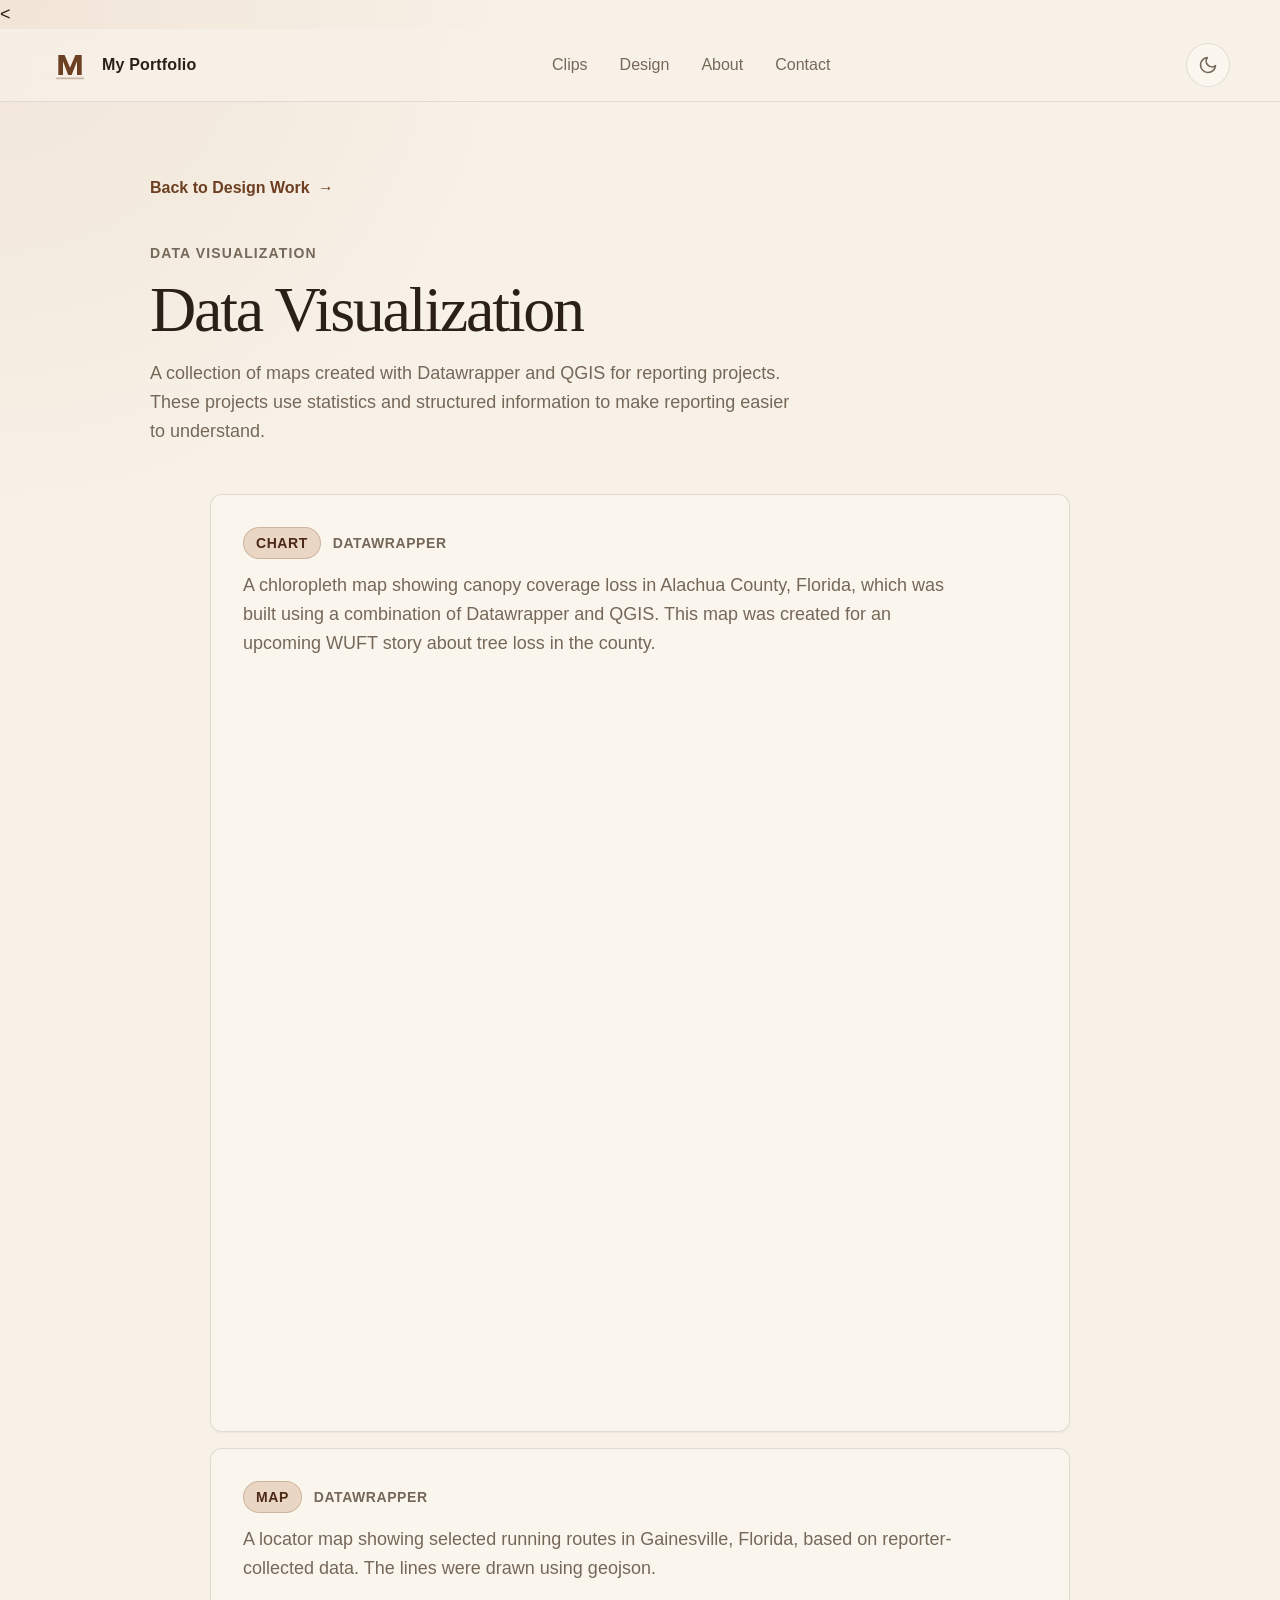
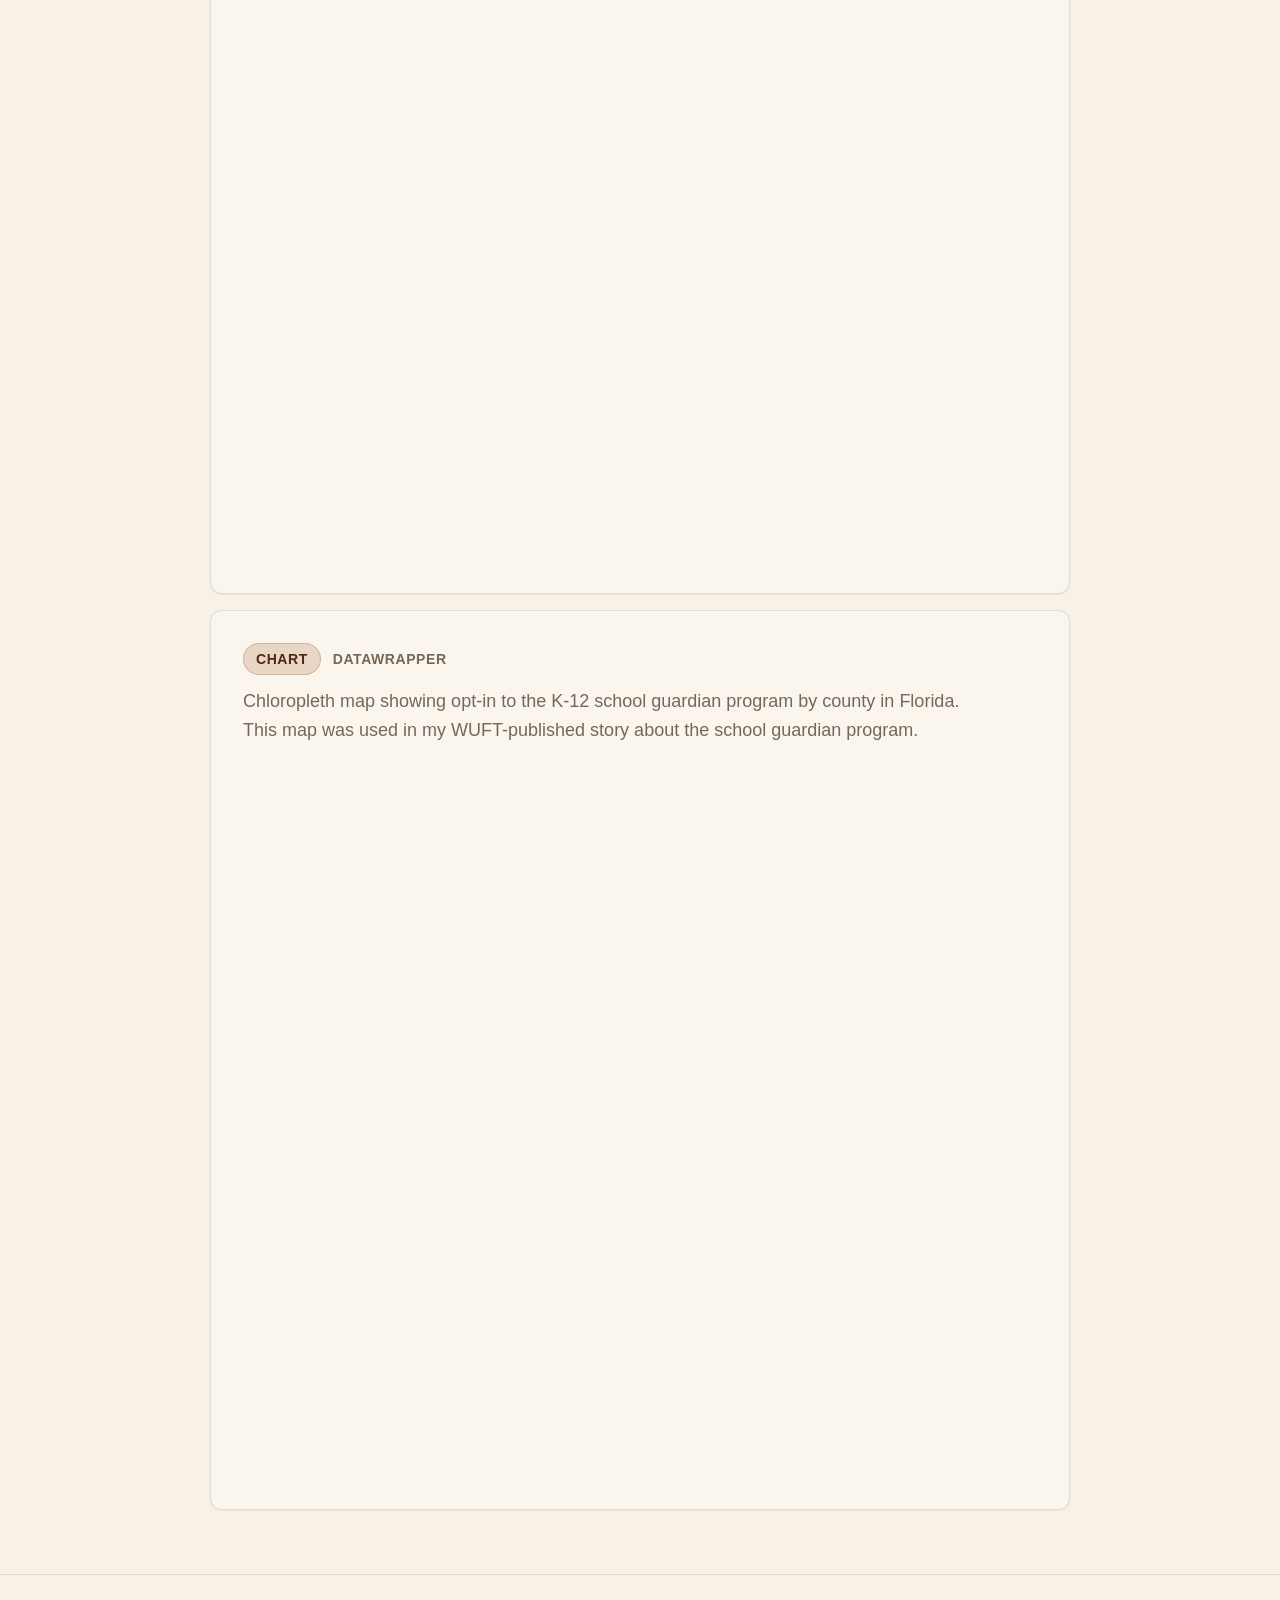
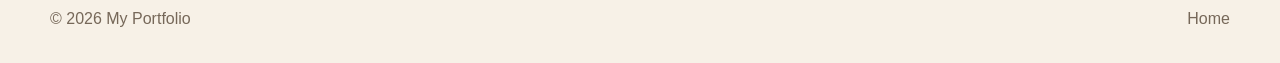
<file: data-visualization.html>
<!doctype html>
<html lang="en">
  <head>
    <meta charset="utf-8" />
    <meta name="viewport" content="width=device-width, initial-scale=1" />
    <title>Data Visualization | My Portfolio</title>

    <link rel="preconnect" href="https://api.fontshare.com" />
    <link
      href="https://api.fontshare.com/v2/css?f[]=boska@400,500,700&f[]=satoshi@400,500,700&display=swap"
      rel="stylesheet"
    />
    <<link rel="stylesheet" href="./base.css" />
<link rel="stylesheet" href="./style.css" />

<style>
  body {
    padding: 0 !important;
  }

  .project-page.container {
    width: min(100% - 3rem, 980px) !important;
    max-width: 980px !important;
    margin-inline: auto !important;
    padding-block: 4rem !important;
  }

  .back-link {
    margin-bottom: 2rem !important;
  }

  .project-page h1 {
    max-width: 14ch !important;
    margin-top: 0.75rem !important;
    font-family: var(--font-display), Georgia, serif !important;
    font-size: clamp(2.2rem, 5vw, 4.5rem) !important;
    font-weight: 500 !important;
    line-height: 1.05 !important;
    letter-spacing: -0.035em !important;
  }

  .project-intro {
    max-width: 68ch !important;
    margin-top: 1rem !important;
    color: var(--color-muted) !important;
  }

  .datawrapper-list {
    display: grid !important;
    gap: 1rem !important;
    max-width: 860px !important;
    margin: 3rem auto 0 !important;
  }

  .datawrapper-card {
    display: grid !important;
    gap: 0.75rem !important;
    border: 1px solid oklch(from var(--color-text) l c h / 0.12) !important;
    border-radius: var(--radius-lg) !important;
    background: oklch(from var(--color-surface) l c h / 0.82) !important;
    box-shadow: var(--shadow-sm) !important;
    padding: clamp(var(--space-5), 4vw, var(--space-8)) !important;
  }

  .datawrapper-card h2 {
    font-size: var(--text-lg) !important;
    font-weight: 700 !important;
    letter-spacing: -0.01em !important;
  }

  .datawrapper-card p {
    color: var(--color-muted) !important;
  }
</style>

<script defer src="./app.js"></script>
    
    <script defer src="./app.js"></script>
  </head>

  <body>
    <a class="skip-link" href="#main">Skip to content</a>

    <header class="site-header">
      <nav class="nav container" aria-label="Primary navigation">
        <a class="brand" href="./index.html" aria-label="Back to homepage">
          <svg
            class="brand-mark"
            viewBox="0 0 48 48"
            fill="none"
            aria-hidden="true"
            focusable="false"
          >
            <path
              d="M10 36V12h7.5L24 27.2 30.5 12H38v24h-5.6V19.4L26 36h-4.2l-6.2-16.6V36H10Z"
              fill="currentColor"
            />
            <path
              d="M8 40h32"
              stroke="currentColor"
              stroke-width="2"
              stroke-linecap="round"
              opacity=".32"
            />
          </svg>
          <span>My Portfolio</span>
        </a>

        <div class="nav-links" aria-label="Section links">
          <a href="./index.html#clips">Clips</a>
          <a href="./index.html#design">Design</a>
          <a href="./index.html#about">About</a>
          <a href="./index.html#contact">Contact</a>
        </div>

        <button class="theme-toggle" type="button" data-theme-toggle aria-label="Switch color theme">
          <svg width="20" height="20" viewBox="0 0 24 24" fill="none" aria-hidden="true">
            <path
              d="M21 12.79A9 9 0 1 1 11.21 3 7 7 0 0 0 21 12.79z"
              stroke="currentColor"
              stroke-width="2"
              stroke-linecap="round"
              stroke-linejoin="round"
            />
          </svg>
        </button>
      </nav>
    </header>

    <main id="main">
      <section class="project-page container">
        <a class="text-link back-link" href="./index.html#design">Back to Design Work</a>

        <p class="section-kicker">Data Visualization</p>
        <h1>Data Visualization</h1>

        <p class="project-intro">
          A collection of maps created with Datawrapper and QGIS for reporting projects.
          These projects use statistics and structured information to make reporting
     easier to understand.
        </p>

        <div class="datawrapper-list">
          <article class="datawrapper-card">
            <div class="card-meta">
              <span class="tag">Chart</span>
              <span>Datawrapper</span>
            </div>
            <p>
              A chloropleth map showing canopy coverage loss in Alachua County, Florida, which was built using a combination of Datawrapper and QGIS. This map was 
              created for an upcoming WUFT story about tree loss in the county.
            </p>
            <div style="min-height:729px" id="datawrapper-vis-QdNGF"><script type="text/javascript" defer src="https://datawrapper.dwcdn.net/QdNGF/embed.js" charset="utf-8" data-target="#datawrapper-vis-QdNGF"></script><noscript><img src="https://datawrapper.dwcdn.net/QdNGF/full.png" alt="Canopy coverage loss in Alachua County (Choropleth map)" /></noscript></div>
          </article>

          <article class="datawrapper-card">
            <div class="card-meta">
              <span class="tag">Map</span>
              <span>Datawrapper</span>
            </div>
            <p> 
              A locator map showing selected running routes in Gainesville, Florida, based on reporter-collected data. The lines were drawn using geojson.
            </p>
            <div style="min-height:566px" id="datawrapper-vis-Ylepr"><script type="text/javascript" defer src="https://datawrapper.dwcdn.net/Ylepr/embed.js" charset="utf-8" data-target="#datawrapper-vis-Ylepr"></script><noscript><img src="https://datawrapper.dwcdn.net/Ylepr/full.png" alt="Where Gainesville runners log miles (Locator map)" /></noscript></div>
          </article>

          <article class="datawrapper-card">
            <div class="card-meta">
              <span class="tag">Chart</span>
              <span>Datawrapper</span>
            </div>
            <p>
              Chloropleth map showing opt-in to the K-12 school guardian program by county in Florida. This map was used in my WUFT-published story about the school guardian program.
            </p>
            <div style="min-height:720px" id="datawrapper-vis-84l95"><script type="text/javascript" defer src="https://datawrapper.dwcdn.net/84l95/embed.js" charset="utf-8" data-target="#datawrapper-vis-84l95"></script><noscript><img src="https://datawrapper.dwcdn.net/84l95/full.png" alt="Guardian program covers most of Florida’s school districts, but 14 counties still opt out (Choropleth map)" /></noscript></div>
          </article>
        </div>
      </section>
    </main>

    <footer class="site-footer">
      <div class="container footer-inner">
        <p>© 2026 My Portfolio</p>
        <a href="./index.html">Home</a>
      </div>
    </footer>
  </body>
</html>
</file>
<file: base.css>
*,
*::before,
*::after {
  box-sizing: border-box;
  margin: 0;
  padding: 0;
}

html {
  -moz-text-size-adjust: none;
  -webkit-text-size-adjust: none;
  text-size-adjust: none;
  -webkit-font-smoothing: antialiased;
  -moz-osx-font-smoothing: grayscale;
  text-rendering: optimizeLegibility;
  scroll-behavior: smooth;
  hanging-punctuation: first last;
  scroll-padding-top: var(--space-20);
}

body {
  min-height: 100dvh;
  line-height: 1.6;
  font-family: var(--font-body, sans-serif);
  font-size: var(--text-base);
  color: var(--color-text);
  background-color: var(--color-bg);
}

img,
picture,
video,
canvas,
svg {
  display: block;
  max-width: 100%;
  height: auto;
}

ul[role='list'],
ol[role='list'] {
  list-style: none;
}

input,
button,
textarea,
select {
  font: inherit;
  color: inherit;
}

h1,
h2,
h3,
h4,
h5,
h6 {
  text-wrap: balance;
  line-height: 1.08;
}

p,
li,
figcaption {
  text-wrap: pretty;
  max-width: 72ch;
}

::selection {
  background: oklch(from var(--color-accent) l c h / 0.22);
  color: var(--color-text);
}

:focus-visible {
  outline: 2px solid var(--color-accent);
  outline-offset: 3px;
  border-radius: var(--radius-sm);
}

@media (prefers-reduced-motion: reduce) {
  *,
  *::before,
  *::after {
    animation-duration: 0.01ms !important;
    animation-iteration-count: 1 !important;
    scroll-behavior: auto !important;
    transition-duration: 0.01ms !important;
  }
}

button {
  cursor: pointer;
  background: none;
  border: none;
}

table {
  border-collapse: collapse;
  width: 100%;
}

a,
button,
[role='button'],
[role='link'],
input,
textarea,
select {
  transition:
    color var(--transition-interactive),
    background var(--transition-interactive),
    border-color var(--transition-interactive),
    box-shadow var(--transition-interactive),
    transform var(--transition-interactive);
}

.sr-only {
  position: absolute;
  width: 1px;
  height: 1px;
  padding: 0;
  margin: -1px;
  overflow: hidden;
  clip: rect(0, 0, 0, 0);
  white-space: nowrap;
  border-width: 0;
}
</file>
<file: style.css>
:root,
[data-theme='light'] {
  --font-display: 'Boska', Georgia, serif;
  --font-body: 'Satoshi', 'Inter', sans-serif;

  --text-xs: clamp(0.75rem, 0.7rem + 0.25vw, 0.875rem);
  --text-sm: clamp(0.875rem, 0.8rem + 0.35vw, 1rem);
  --text-base: clamp(1rem, 0.95rem + 0.25vw, 1.125rem);
  --text-lg: clamp(1.125rem, 1rem + 0.75vw, 1.5rem);
  --text-xl: clamp(1.5rem, 1.2rem + 1.25vw, 2.25rem);
  --text-2xl: clamp(2.2rem, 1.5rem + 3.6vw, 5rem);

  --space-1: 0.25rem;
  --space-2: 0.5rem;
  --space-3: 0.75rem;
  --space-4: 1rem;
  --space-5: 1.25rem;
  --space-6: 1.5rem;
  --space-8: 2rem;
  --space-10: 2.5rem;
  --space-12: 3rem;
  --space-16: 4rem;
  --space-20: 5rem;
  --space-24: 6rem;
  --space-32: 8rem;

  --color-bg: #f7f1e7;
  --color-surface: #fbf7ef;
  --color-surface-2: #f0e6d8;
  --color-surface-3: #e5d5c0;
  --color-text: #2b2017;
  --color-muted: #766859;
  --color-faint: #a99b8a;
  --color-border: #d8c8b3;
  --color-accent: #6d3f22;
  --color-accent-strong: #4c2816;
  --color-accent-soft: #ead6c4;

  --radius-sm: 0.375rem;
  --radius-md: 0.5rem;
  --radius-lg: 0.75rem;
  --radius-xl: 1rem;
  --radius-full: 9999px;

  --shadow-sm: 0 1px 2px oklch(0.25 0.04 55 / 0.06);
  --shadow-md:
    0 2px 6px oklch(0.25 0.04 55 / 0.08),
    0 14px 34px oklch(0.25 0.04 55 / 0.08);
  --transition-interactive: 180ms cubic-bezier(0.16, 1, 0.3, 1);

  --content-narrow: 640px;
  --content-default: 980px;
  --content-wide: 1180px;
}

[data-theme='dark'] {
  --color-bg: #18130f;
  --color-surface: #211a15;
  --color-surface-2: #2b221b;
  --color-surface-3: #382b21;
  --color-text: #eee5da;
  --color-muted: #b7a999;
  --color-faint: #807365;
  --color-border: #4a3a2d;
  --color-accent: #d6a276;
  --color-accent-strong: #efd0b2;
  --color-accent-soft: #4a3527;
  --shadow-sm: 0 1px 2px oklch(0 0 0 / 0.32);
  --shadow-md:
    0 2px 8px oklch(0 0 0 / 0.32),
    0 16px 40px oklch(0 0 0 / 0.22);
}

body {
  background:
    radial-gradient(circle at top left, oklch(from var(--color-accent-soft) l c h / 0.45), transparent 32rem),
    linear-gradient(180deg, var(--color-bg), var(--color-bg));
}

a {
  color: inherit;
  text-decoration: none;
}

.skip-link {
  position: fixed;
  left: var(--space-4);
  top: var(--space-4);
  z-index: 100;
  transform: translateY(-160%);
  border: 1px solid var(--color-border);
  border-radius: var(--radius-full);
  background: var(--color-surface);
  color: var(--color-text);
  padding: var(--space-3) var(--space-4);
  box-shadow: var(--shadow-sm);
}

.skip-link:focus {
  transform: translateY(0);
}

.container {
  width: min(100% - clamp(var(--space-6), 6vw, var(--space-16)), var(--content-wide));
  margin-inline: auto;
}

.site-header {
  position: sticky;
  top: 0;
  z-index: 50;
  border-bottom: 1px solid oklch(from var(--color-text) l c h / 0.1);
  background: oklch(from var(--color-bg) l c h / 0.88);
  backdrop-filter: blur(16px);
}

.nav {
  min-height: 72px;
  display: flex;
  align-items: center;
  justify-content: space-between;
  gap: var(--space-4);
}

.brand {
  display: inline-flex;
  align-items: center;
  gap: var(--space-3);
  min-height: 44px;
  font-size: var(--text-sm);
  font-weight: 700;
  letter-spacing: 0.01em;
}

.brand-mark {
  width: 40px;
  color: var(--color-accent);
}

.nav-links {
  display: flex;
  align-items: center;
  gap: clamp(var(--space-3), 3vw, var(--space-8));
  color: var(--color-muted);
  font-size: var(--text-sm);
  font-weight: 500;
}

.nav-links a {
  min-height: 44px;
  display: inline-flex;
  align-items: center;
}

.nav-links a:hover,
.text-link:hover,
.site-footer a:hover,
.social-links a:hover {
  color: var(--color-accent-strong);
}

.theme-toggle {
  width: 44px;
  height: 44px;
  display: grid;
  place-items: center;
  border: 1px solid oklch(from var(--color-text) l c h / 0.12);
  border-radius: var(--radius-full);
  color: var(--color-muted);
  background: var(--color-surface);
}

.theme-toggle:hover {
  color: var(--color-accent-strong);
  box-shadow: var(--shadow-sm);
}

.hero {
  padding-block: clamp(var(--space-16), 9vw, var(--space-32)) clamp(var(--space-12), 7vw, var(--space-24));
}

.eyebrow,
.section-kicker,
.project-type,
.note-label,
.card-meta {
  color: var(--color-muted);
  font-size: var(--text-xs);
  font-weight: 700;
  letter-spacing: 0.08em;
  text-transform: uppercase;
}

.hero-grid {
  display: grid;
  grid-template-columns: minmax(0, 1fr);
  gap: var(--space-10);
  align-items: start;
  margin-top: var(--space-6);
}

.hero-copy h1 {
  max-width: 9.5ch;
  font-family: var(--font-display);
  font-size: var(--text-2xl);
  font-weight: 500;
  letter-spacing: -0.035em;
}

.hero-copy p {
  margin-top: var(--space-6);
  max-width: 62ch;
  color: var(--color-muted);
}

.hero-actions {
  display: flex;
  flex-wrap: wrap;
  gap: var(--space-3);
  margin-top: var(--space-8);
}

.button {
  min-height: 44px;
  display: inline-flex;
  align-items: center;
  justify-content: center;
  border-radius: var(--radius-full);
  padding: var(--space-3) var(--space-5);
  font-size: var(--text-sm);
  font-weight: 700;
}

.button-primary {
  background: var(--color-accent);
  color: #fffaf4;
}

.button-primary:hover {
  background: var(--color-accent-strong);
  transform: translateY(-1px);
}

.button-secondary {
  border: 1px solid oklch(from var(--color-text) l c h / 0.14);
  background: var(--color-surface);
  color: var(--color-text);
}

.button-secondary:hover {
  border-color: oklch(from var(--color-accent) l c h / 0.45);
  box-shadow: var(--shadow-sm);
}

.hero-note {
  max-width: 420px;
  border-top: 1px solid oklch(from var(--color-text) l c h / 0.18);
  padding-top: var(--space-5);
}

.hero-note p:last-child {
  margin-top: var(--space-2);
  color: var(--color-muted);
}

.section {
  padding-block: clamp(var(--space-14, 3.5rem), 7vw, var(--space-24));
}

.section-tight {
  padding-top: var(--space-8);
}

.section-heading {
  display: grid;
  gap: var(--space-3);
  max-width: var(--content-default);
}

.section-heading h2,
.about-grid h2,
.contact-card h2 {
  font-family: var(--font-display);
  font-size: var(--text-xl);
  font-weight: 500;
  letter-spacing: -0.02em;
}

.section-heading p:last-child,
.contact-card p,
.about-copy {
  color: var(--color-muted);
}

.clip-list {
  display: grid;
  gap: var(--space-4);
  margin-top: var(--space-8);
  max-width: var(--content-default);
}

.clip-card,
.project-card,
.contact-card {
  border: 1px solid oklch(from var(--color-text) l c h / 0.12);
  border-radius: var(--radius-lg);
  background: oklch(from var(--color-surface) l c h / 0.82);
  box-shadow: var(--shadow-sm);
}

.clip-card {
  display: grid;
  gap: var(--space-3);
  padding: clamp(var(--space-5), 4vw, var(--space-8));
}

.clip-card:hover,
.project-card:hover {
  box-shadow: var(--shadow-md);
  transform: translateY(-1px);
}

.card-meta {
  display: flex;
  flex-wrap: wrap;
  align-items: center;
  gap: var(--space-3);
  letter-spacing: 0.04em;
}

.tag {
  display: inline-flex;
  align-items: center;
  min-height: 28px;
  border: 1px solid oklch(from var(--color-accent) l c h / 0.22);
  border-radius: var(--radius-full);
  background: var(--color-accent-soft);
  color: var(--color-accent-strong);
  padding: var(--space-1) var(--space-3);
}

.clip-card h3,
.project-card h4 {
  font-size: var(--text-lg);
  font-weight: 700;
  letter-spacing: -0.01em;
}

.clip-card p,
.project-card p:not(.project-type) {
  color: var(--color-muted);
}

.text-link {
  width: max-content;
  min-height: 44px;
  display: inline-flex;
  align-items: center;
  color: var(--color-accent);
  font-size: var(--text-sm);
  font-weight: 700;
}

.text-link::after {
  content: '→';
  margin-left: var(--space-2);
}

.design-groups {
  display: grid;
  gap: clamp(var(--space-10), 6vw, var(--space-16));
  margin-top: var(--space-10);
}

.design-group {
  display: grid;
  gap: var(--space-5);
}

#design .design-groups {
  max-width: var(--content-default);
  margin-inline: auto;
}

.design-section {
  padding-top: clamp(var(--space-6), 4vw, var(--space-12));
}

.subsection-heading {
  display: grid;
  gap: var(--space-2);
  padding-bottom: var(--space-4);
  border-bottom: 1px solid oklch(from var(--color-text) l c h / 0.1);
}

.subsection-heading h3 {
  font-family: var(--font-display);
  font-size: var(--text-xl);
  font-weight: 500;
  letter-spacing: -0.02em;
}

.design-grid {
  display: grid;
  grid-template-columns: repeat(auto-fit, minmax(min(100%, 360px), 1fr));
  gap: var(--space-4);
}


.project-card h4 {
  font-size: var(--text-lg);
  font-weight: 700;
  letter-spacing: -0.01em;
}

.project-card {
  min-height: 280px;
  display: flex;
  flex-direction: column;
  justify-content: space-between;
  gap: var(--space-6);
  padding: clamp(var(--space-5), 4vw, var(--space-8));
}

.featured-project {
  grid-column: 1 / -1;
  min-height: 360px;
}

.project-surface {
  display: grid;
  gap: var(--space-2);
  max-width: 340px;
  border: 1px solid oklch(from var(--color-text) l c h / 0.1);
  border-radius: var(--radius-md);
  background: var(--color-surface-2);
  padding: var(--space-4);
}

.project-surface span {
  display: block;
  height: 12px;
  border-radius: var(--radius-full);
  background: oklch(from var(--color-text) l c h / 0.18);
}

.project-surface span:nth-child(1) {
  width: 72%;
}

.project-surface span:nth-child(2) {
  width: 100%;
}

.project-surface span:nth-child(3) {
  width: 48%;
}

.about-section {
  border-block: 1px solid oklch(from var(--color-text) l c h / 0.1);
  background: oklch(from var(--color-surface) l c h / 0.48);
}

.about-grid {
  display: grid;
  gap: var(--space-8);
  max-width: var(--content-default);
}

.about-copy {
  display: grid;
  gap: var(--space-5);
}

.contact-section {
  padding-bottom: clamp(var(--space-16), 8vw, var(--space-32));
}

.contact-card {
  display: grid;
  gap: var(--space-8);
  padding: clamp(var(--space-6), 5vw, var(--space-12));
  max-width: var(--content-default);
}

.contact-card h2 {
  margin-top: var(--space-2);
}

.contact-card p {
  margin-top: var(--space-4);
}

.contact-actions {
  display: grid;
  gap: var(--space-4);
  align-content: start;
}

.social-links {
  display: flex;
  flex-wrap: wrap;
  gap: var(--space-4);
  color: var(--color-muted);
  font-size: var(--text-sm);
  font-weight: 700;
}

.social-links a {
  min-height: 44px;
  display: inline-flex;
  align-items: center;
}

.site-footer {
  border-top: 1px solid oklch(from var(--color-text) l c h / 0.1);
  color: var(--color-muted);
  font-size: var(--text-sm);
}

.footer-inner {
  min-height: 88px;
  display: flex;
  align-items: center;
  justify-content: space-between;
  gap: var(--space-4);
}

@media (min-width: 760px) {
  .hero-grid {
    grid-template-columns: minmax(0, 1fr) minmax(260px, 0.42fr);
  }

  .clip-card {
    grid-template-columns: 1fr auto;
    align-items: center;
  }

  .clip-card .card-meta,
  .clip-card h3,
  .clip-card p {
    grid-column: 1;
  }

  .clip-card .text-link {
    grid-column: 2;
    grid-row: 1 / span 3;
    align-self: center;
  }

  .featured-project {
    display: grid;
    grid-template-columns: 0.85fr 1fr auto;
    align-items: end;
  }

  .about-grid,
  .contact-card {
    grid-template-columns: 0.9fr 1.1fr;
  }
}

@media (max-width: 680px) {
  .nav {
    min-height: auto;
    display: grid;
    grid-template-columns: 1fr auto;
    padding-block: var(--space-3);
  }

  .nav-links {
    grid-column: 1 / -1;
    justify-content: space-between;
    gap: var(--space-2);
    padding-top: var(--space-2);
    border-top: 1px solid oklch(from var(--color-text) l c h / 0.08);
  }

  .nav-links a {
    min-height: 40px;
  }

  .brand-mark {
    width: 36px;
  }

  .hero {
    padding-top: var(--space-12);
  }

  .hero-copy h1 {
    max-width: 10ch;
  }

  .button,
  .button-primary,
  .button-secondary {
    width: 100%;
  }

  .contact-actions .button {
    justify-content: center;
  }

.project-page.container {
  max-width: 980px !important;
}

.project-page .image-gallery {
  display: grid !important;
  grid-template-columns: repeat(auto-fit, minmax(min(100%, 320px), 1fr)) !important;
  gap: var(--space-6) !important;
  max-width: 900px !important;
  margin-inline: auto !important;
  margin-top: var(--space-12) !important;
}

.project-page .image-gallery figure {
  margin: 0 !important;
  max-width: 100% !important;
}

.project-page .image-gallery img {
  width: 100% !important;
  max-width: 100% !important;
  max-height: 420px !important;
  object-fit: contain !important;
}
.gallery-link {
  display: block;
  border-radius: var(--radius-md);
}

.gallery-link img {
  transition:
    transform var(--transition-interactive),
    box-shadow var(--transition-interactive);
}
.gallery-link:hover img {
  transform: scale(1.01);
  box-shadow: var(--shadow-md);
}
.gallery-link:focus-visible {
  outline: 2px solid var(--color-accent);
  outline-offset: 4px;
}
.gallery-hint {
  margin-top: var(--space-3);
  color: var(--color-muted);
  font-size: var(--text-sm);
}
}

.datawrapper-list {
  display: grid;
  gap: var(--space-4);
  max-width: 860px;
  margin-top: var(--space-12);
}

.datawrapper-card {
  display: grid;
  gap: var(--space-3);
  border: 1px solid oklch(from var(--color-text) l c h / 0.12);
  border-radius: var(--radius-lg);
  background: oklch(from var(--color-surface) l c h / 0.82);
  box-shadow: var(--shadow-sm);
  padding: clamp(var(--space-5), 4vw, var(--space-8));
}

.datawrapper-card:hover {
  box-shadow: var(--shadow-md);
  transform: translateY(-1px);
}

.datawrapper-card h2 {
  font-size: var(--text-lg);
  font-weight: 700;
  letter-spacing: -0.01em;
}

.datawrapper-card p {
  color: var(--color-muted);
}

/* Gentle section hierarchy */

.clips-section {
  padding-bottom: clamp(var(--space-10), 6vw, var(--space-16));
}


.clips-section .section-kicker {
  color: var(--color-accent);
}

.clips-section .clip-card {
  border-color: oklch(from var(--color-accent) l c h / 0.16);
}

.design-section {
  padding-top: clamp(var(--space-10), 6vw, var(--space-16));
  border-top: 1px solid oklch(from var(--color-text) l c h / 0.1);
}


.design-section .section-kicker,
.design-section .subsection-heading .section-kicker {
  color: var(--color-muted);
}

.design-section .section-heading h2 {
  font-size: clamp(1.75rem, 3vw, 2.75rem);
}

.design-section .design-groups {
  margin-top: var(--space-8);
}

.design-section .subsection-heading h3 {
  font-size: clamp(1.35rem, 2.2vw, 2rem);
}

.design-section .project-card {
  background: oklch(from var(--color-surface) l c h / 0.72);
}

/* Clips sizing reset */

#clips .section-heading h2,
.clips-section .section-heading h2 {
  font-size: clamp(1.75rem, 3vw, 2.75rem) !important;
  line-height: 1.08 !important;
}

#clips .clip-card h3,
.clips-section .clip-card h3 {
  font-family: var(--font-body) !important;
  font-size: var(--text-lg) !important;
  font-weight: 700 !important;
  line-height: 1.15 !important;
}

.clips-section {
  border-top: 1px solid oklch(from var(--color-text) l c h / 0.12);
}

.contact-section {
  border-top: 1px solid oklch(from var(--color-text) l c h / 0.12);
}
</file>
